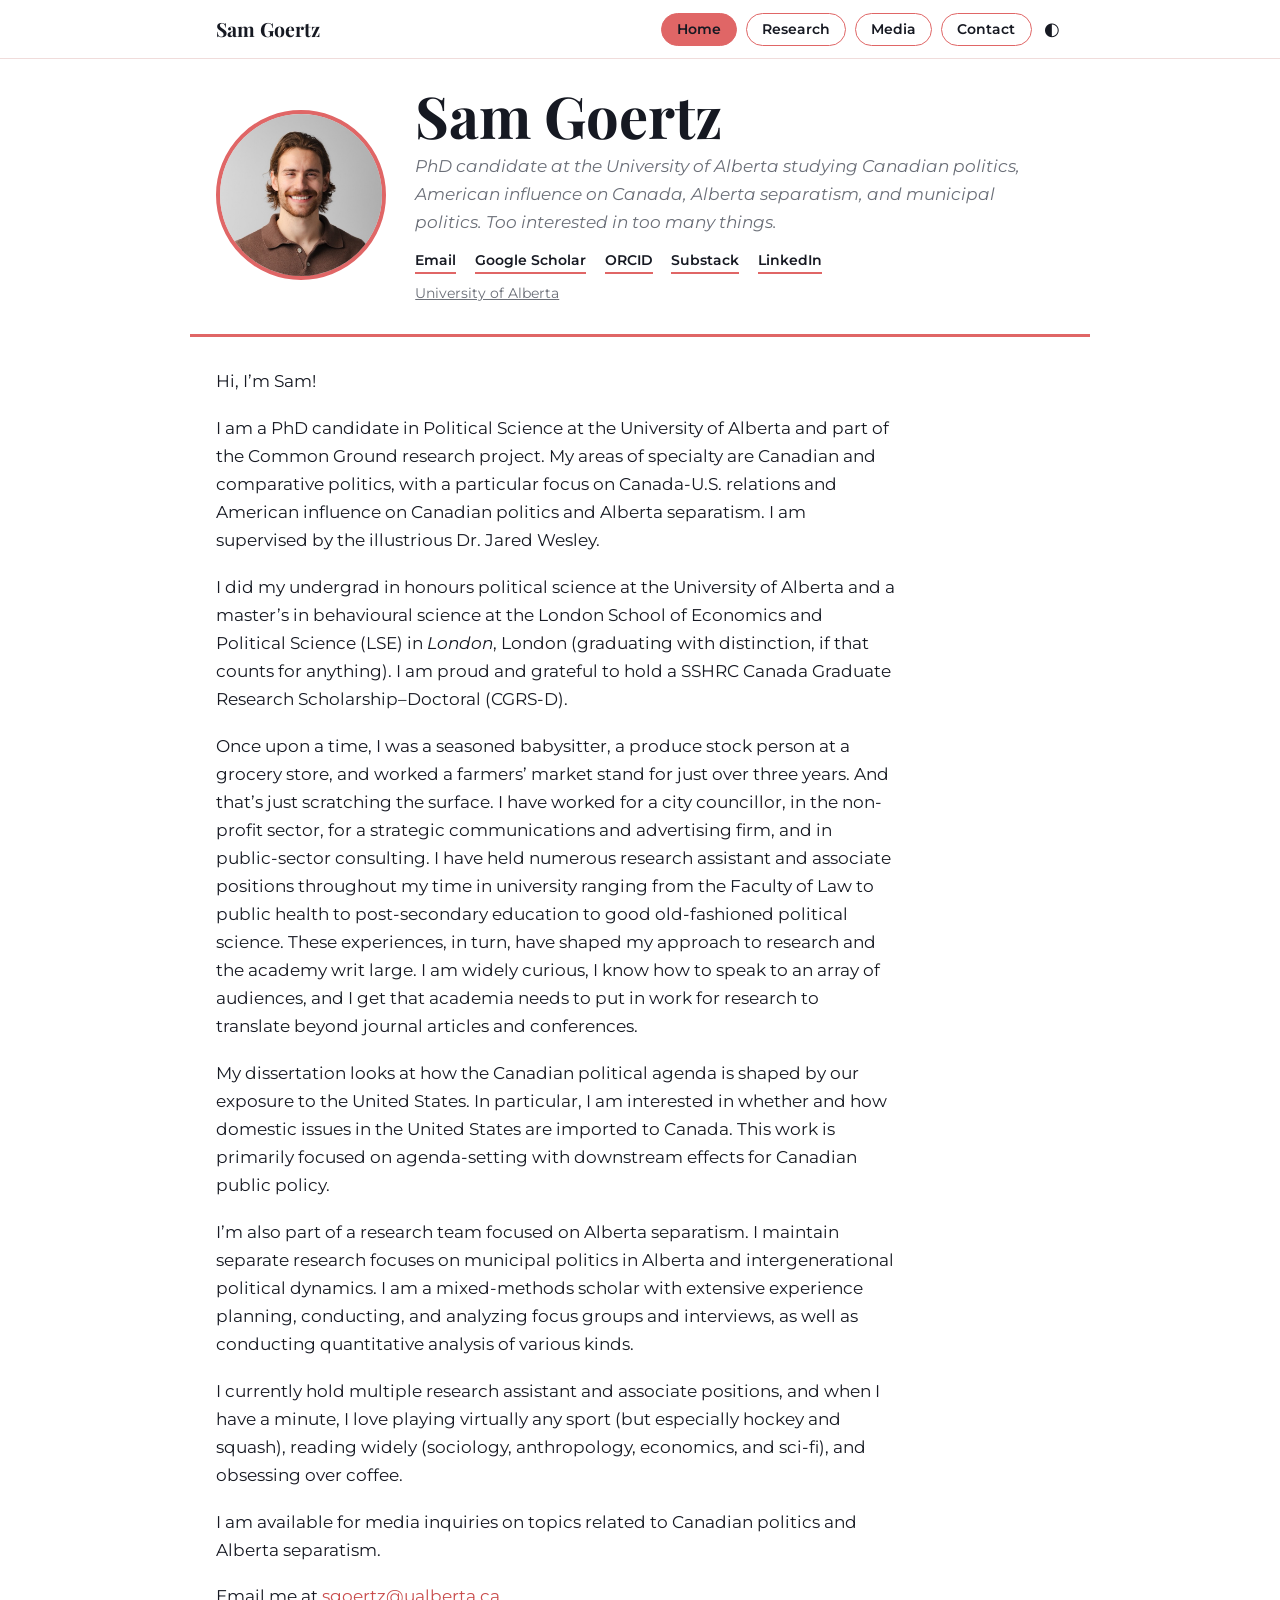
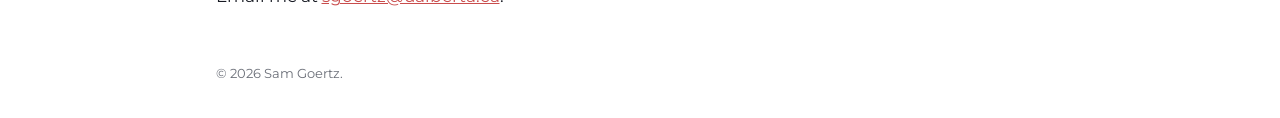
<file: index.html>
<!doctype html>
<html lang="en-CA">
<head>
  <meta charset="utf-8">
  <meta name="viewport" content="width=device-width, initial-scale=1">
  <title>Sam Goertz</title>
  <meta name="description" content="Sam Goertz is a political science researcher with expertise on Canadian politics, Canada-U.S. relations, Alberta politics and separatism.">
  <link rel="preconnect" href="https://fonts.googleapis.com">
  <link rel="preconnect" href="https://fonts.gstatic.com" crossorigin>
  <link href="https://fonts.googleapis.com/css2?family=Montserrat:wght@400;600&family=Playfair+Display:wght@600;700&display=swap" rel="stylesheet">
  <link rel="stylesheet" href="style.css">
</head>
<body>
  <nav class="nav">
    <a class="brand" href="index.html">Sam Goertz</a>
    <a class="pill" href="index.html" aria-current="page">Home</a>
    <a class="pill" href="research.html">Research</a>
    <a class="pill" href="media.html">Media</a>
    <a class="pill" href="contact.html">Contact</a>
    <button id="theme-toggle" aria-label="Toggle light or dark theme">◐</button>
  </nav>

  <header class="hero">
    <div class="avatar"><img src="sam.jpg" alt="Portrait of Sam Goertz" width="170" height="170"></div>
    <div>
      <h1>Sam Goertz</h1>
      <p class="tagline">PhD candidate at the University of Alberta studying Canadian politics, American influence on Canada, Alberta separatism, and municipal politics. Too interested in too many things.</p>
      <div class="links">
        <a href="mailto:sgoertz@ualberta.ca">Email</a>
        <a target="_blank" rel="noopener noreferrer" href="https://scholar.google.com/citations?user=INHZTZEAAAAJ&amp;hl=en">Google Scholar</a>
        <a target="_blank" rel="noopener noreferrer" href="https://orcid.org/0009-0003-4275-5137">ORCID</a>
        <a target="_blank" rel="noopener noreferrer" href="https://substack.com/@samgoertz">Substack</a>
        <a target="_blank" rel="noopener noreferrer" href="https://www.linkedin.com/in/samgoertz">LinkedIn</a>
      </div>
      <p class="affil"><a target="_blank" rel="noopener noreferrer" href="https://apps.ualberta.ca/directory/person/sgoertz">University of Alberta</a></p>
    </div>
  </header>

  <main class="content">
    <p>Hi, I’m Sam!</p>

    <p>I am a PhD candidate in Political Science at the University of Alberta and part of the Common Ground research project. My areas of specialty are Canadian and comparative politics, with a particular focus on Canada-U.S. relations and American influence on Canadian politics and Alberta separatism. I am supervised by the illustrious Dr. Jared Wesley.</p>

    <p>I did my undergrad in honours political science at the University of Alberta and a master’s in behavioural science at the London School of Economics and Political Science (LSE) in <em>London</em>, London (graduating with distinction, if that counts for anything). I am proud and grateful to hold a SSHRC Canada Graduate Research Scholarship–Doctoral (CGRS-D).</p>

    <p>Once upon a time, I was a seasoned babysitter, a produce stock person at a grocery store, and worked a farmers’ market stand for just over three years. And that’s just scratching the surface. I have worked for a city councillor, in the non-profit sector, for a strategic communications and advertising firm, and in public-sector consulting. I have held numerous research assistant and associate positions throughout my time in university ranging from the Faculty of Law to public health to post-secondary education to good old-fashioned political science. These experiences, in turn, have shaped my approach to research and the academy writ large. I am widely curious, I know how to speak to an array of audiences, and I get that academia needs to put in work for research to translate beyond journal articles and conferences.</p>

    <p>My dissertation looks at how the Canadian political agenda is shaped by our exposure to the United States. In particular, I am interested in whether and how domestic issues in the United States are imported to Canada. This work is primarily focused on agenda-setting with downstream effects for Canadian public policy.</p>

    <p>I’m also part of a research team focused on Alberta separatism. I maintain separate research focuses on municipal politics in Alberta and intergenerational political dynamics. I am a mixed-methods scholar with extensive experience planning, conducting, and analyzing focus groups and interviews, as well as conducting quantitative analysis of various kinds.</p>

    <p>I currently hold multiple research assistant and associate positions, and when I have a minute, I love playing virtually any sport (but especially hockey and squash), reading widely (sociology, anthropology, economics, and sci-fi), and obsessing over coffee.</p>

    <p>I am available for media inquiries on topics related to Canadian politics and Alberta separatism.</p>

    <p>Email me at <a href="mailto:sgoertz@ualberta.ca">sgoertz@ualberta.ca</a>.</p>
  </main>

  <footer class="footer">© 2026 Sam Goertz.</footer>
  <script src="site.js"></script>
</body>
</html>
</file>
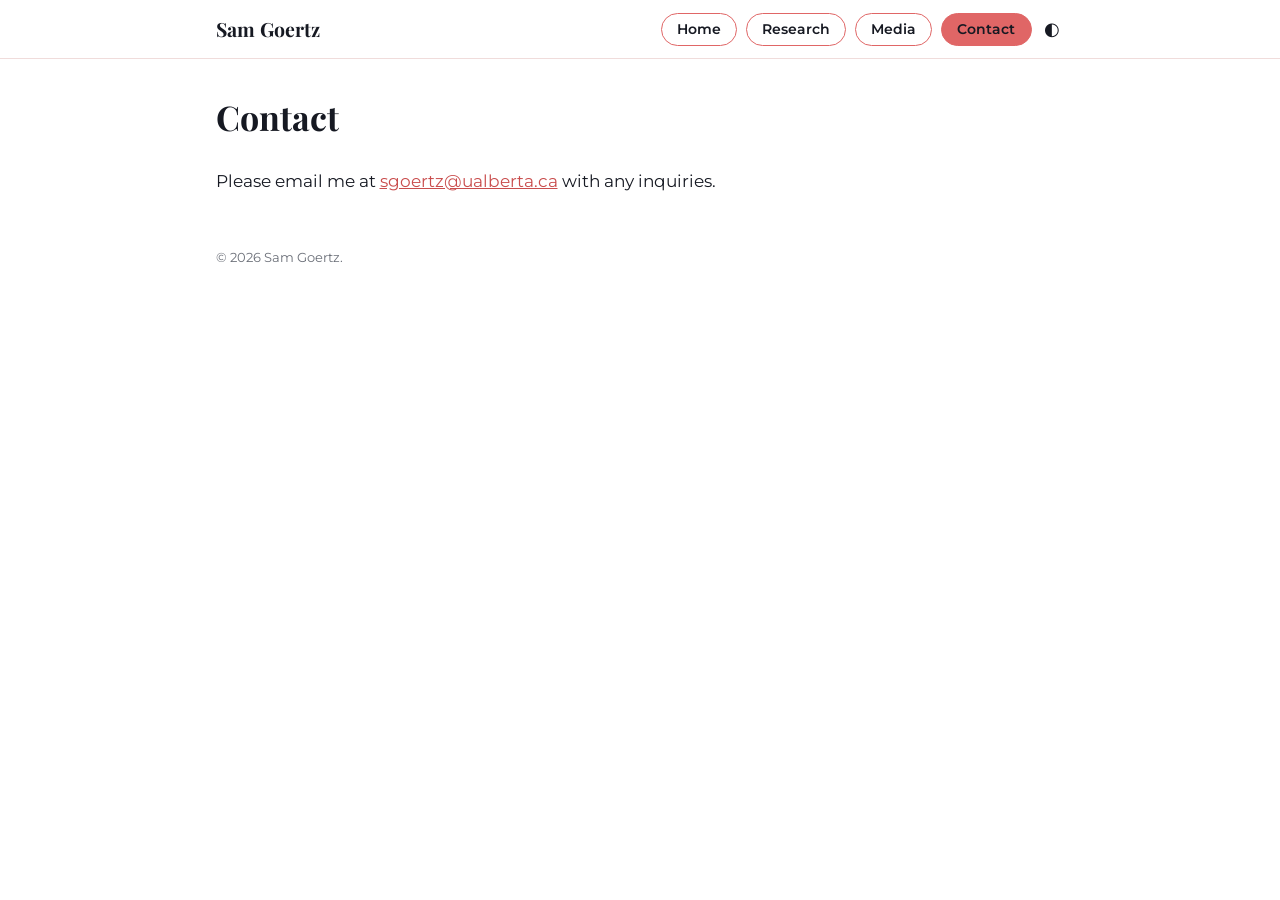
<file: contact.html>
<!doctype html>
<html lang="en-CA">
<head>
  <meta charset="utf-8">
  <meta name="viewport" content="width=device-width, initial-scale=1">
  <title>Contact | Sam Goertz</title>
  <link rel="preconnect" href="https://fonts.googleapis.com">
  <link rel="preconnect" href="https://fonts.gstatic.com" crossorigin>
  <link href="https://fonts.googleapis.com/css2?family=Montserrat:wght@400;600&family=Playfair+Display:wght@600;700&display=swap" rel="stylesheet">
  <link rel="stylesheet" href="style.css">
</head>
<body>
  <nav class="nav">
    <a class="brand" href="index.html">Sam Goertz</a>
    <a class="pill" href="index.html">Home</a>
    <a class="pill" href="research.html">Research</a>
    <a class="pill" href="media.html">Media</a>
    <a class="pill" href="contact.html" aria-current="page">Contact</a>
    <button id="theme-toggle" aria-label="Toggle light or dark theme">◐</button>
  </nav>

  <main class="content">
    <h1>Contact</h1>
    <p>Please email me at <a href="mailto:sgoertz@ualberta.ca">sgoertz@ualberta.ca</a> with any inquiries.</p>
  </main>

  <footer class="footer">© 2026 Sam Goertz.</footer>
  <script src="site.js"></script>
</body>
</html>
</file>
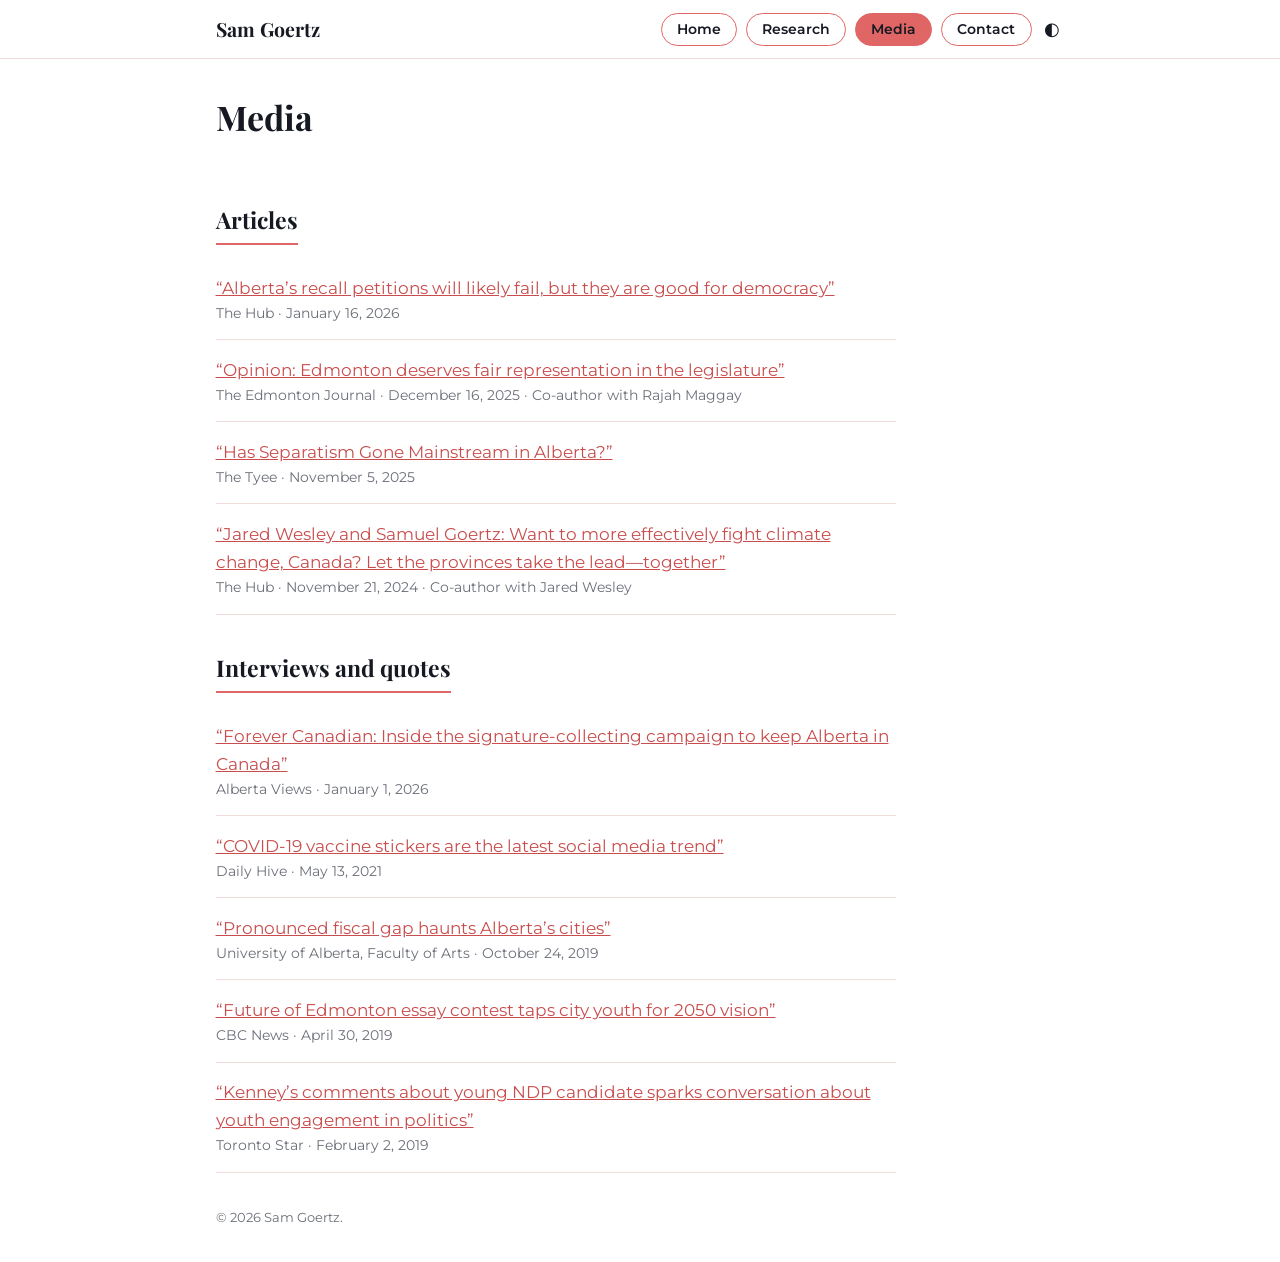
<file: media.html>
<!doctype html>
<html lang="en-CA">
<head>
  <meta charset="utf-8">
  <meta name="viewport" content="width=device-width, initial-scale=1">
  <title>Media | Sam Goertz</title>
  <link rel="preconnect" href="https://fonts.googleapis.com">
  <link rel="preconnect" href="https://fonts.gstatic.com" crossorigin>
  <link href="https://fonts.googleapis.com/css2?family=Montserrat:wght@400;600&family=Playfair+Display:wght@600;700&display=swap" rel="stylesheet">
  <link rel="stylesheet" href="style.css">
</head>
<body>
  <nav class="nav">
    <a class="brand" href="index.html">Sam Goertz</a>
    <a class="pill" href="index.html">Home</a>
    <a class="pill" href="research.html">Research</a>
    <a class="pill" href="media.html" aria-current="page">Media</a>
    <a class="pill" href="contact.html">Contact</a>
    <button id="theme-toggle" aria-label="Toggle light or dark theme">◐</button>
  </nav>

  <main class="content">
    <h1>Media</h1>

    <h2>Articles</h2>
    <ul class="entries">
      <li>
        <a target="_blank" rel="noopener noreferrer" href="https://thehub.ca/2026/01/16/albertas-recall-petitions-will-likely-fail-but-they-are-good-for-democracy/">“Alberta’s recall petitions will likely fail, but they are good for democracy”</a>
        <span class="meta">The Hub · January 16, 2026</span>
      </li>
      <li>
        <a target="_blank" rel="noopener noreferrer" href="https://edmontonjournal.com/opinion/columnists/opinion-edmonton-deserves-fair-representation-in-the-legislature">“Opinion: Edmonton deserves fair representation in the legislature”</a>
        <span class="meta">The Edmonton Journal · December 16, 2025 · Co-author with Rajah Maggay</span>
      </li>
      <li>
        <a target="_blank" rel="noopener noreferrer" href="https://thetyee.ca/Analysis/2025/11/05/Has-Alberta-Separatism-Gone-Mainstream-Common-Ground/">“Has Separatism Gone Mainstream in Alberta?”</a>
        <span class="meta">The Tyee · November 5, 2025</span>
      </li>
      <li>
        <a target="_blank" rel="noopener noreferrer" href="https://thehub.ca/2024/11/21/jared-wesley-and-samuel-goertz-want-to-more-effectively-fight-climate-change-canada-let-the-provinces-take-the-lead-together/">“Jared Wesley and Samuel Goertz: Want to more effectively fight climate change, Canada? Let the provinces take the lead—together”</a>
        <span class="meta">The Hub · November 21, 2024 · Co-author with Jared Wesley</span>
      </li>
    </ul>

    <h2>Interviews and quotes</h2>
    <ul class="entries">
      <li>
        <a target="_blank" rel="noopener noreferrer" href="https://albertaviews.ca/forever-canadian/">“Forever Canadian: Inside the signature-collecting campaign to keep Alberta in Canada”</a>
        <span class="meta">Alberta Views · January 1, 2026</span>
      </li>
      <li>
        <a target="_blank" rel="noopener noreferrer" href="https://dailyhive.com/vancouver/covid-19-vaccine-stickers-social-media">“COVID-19 vaccine stickers are the latest social media trend”</a>
        <span class="meta">Daily Hive · May 13, 2021</span>
      </li>
      <li>
        <a target="_blank" rel="noopener noreferrer" href="https://www.ualberta.ca/en/arts/faculty-news/2019/october/pronounced-fiscal-gap-haunts-albertas-cities.html">“Pronounced fiscal gap haunts Alberta’s cities”</a>
        <span class="meta">University of Alberta, Faculty of Arts · October 24, 2019</span>
      </li>
      <li>
        <a target="_blank" rel="noopener noreferrer" href="https://www.cbc.ca/news/canada/edmonton/future-of-edmonton-contest-taps-city-youth-for-vision-1.5117413">“Future of Edmonton essay contest taps city youth for 2050 vision”</a>
        <span class="meta">CBC News · April 30, 2019</span>
      </li>
      <li>
        <a target="_blank" rel="noopener noreferrer" href="https://www.thestar.com/calgary/kenney-s-comments-about-young-ndp-candidate-sparks-conversation-about-youth-engagement-in-politics/article_e7819406-3bc2-5aa5-ae8f-048c08c9423c.html">“Kenney’s comments about young NDP candidate sparks conversation about youth engagement in politics”</a>
        <span class="meta">Toronto Star · February 2, 2019</span>
      </li>
    </ul>
  </main>

  <footer class="footer">© 2026 Sam Goertz.</footer>
  <script src="site.js"></script>
</body>
</html>
</file>
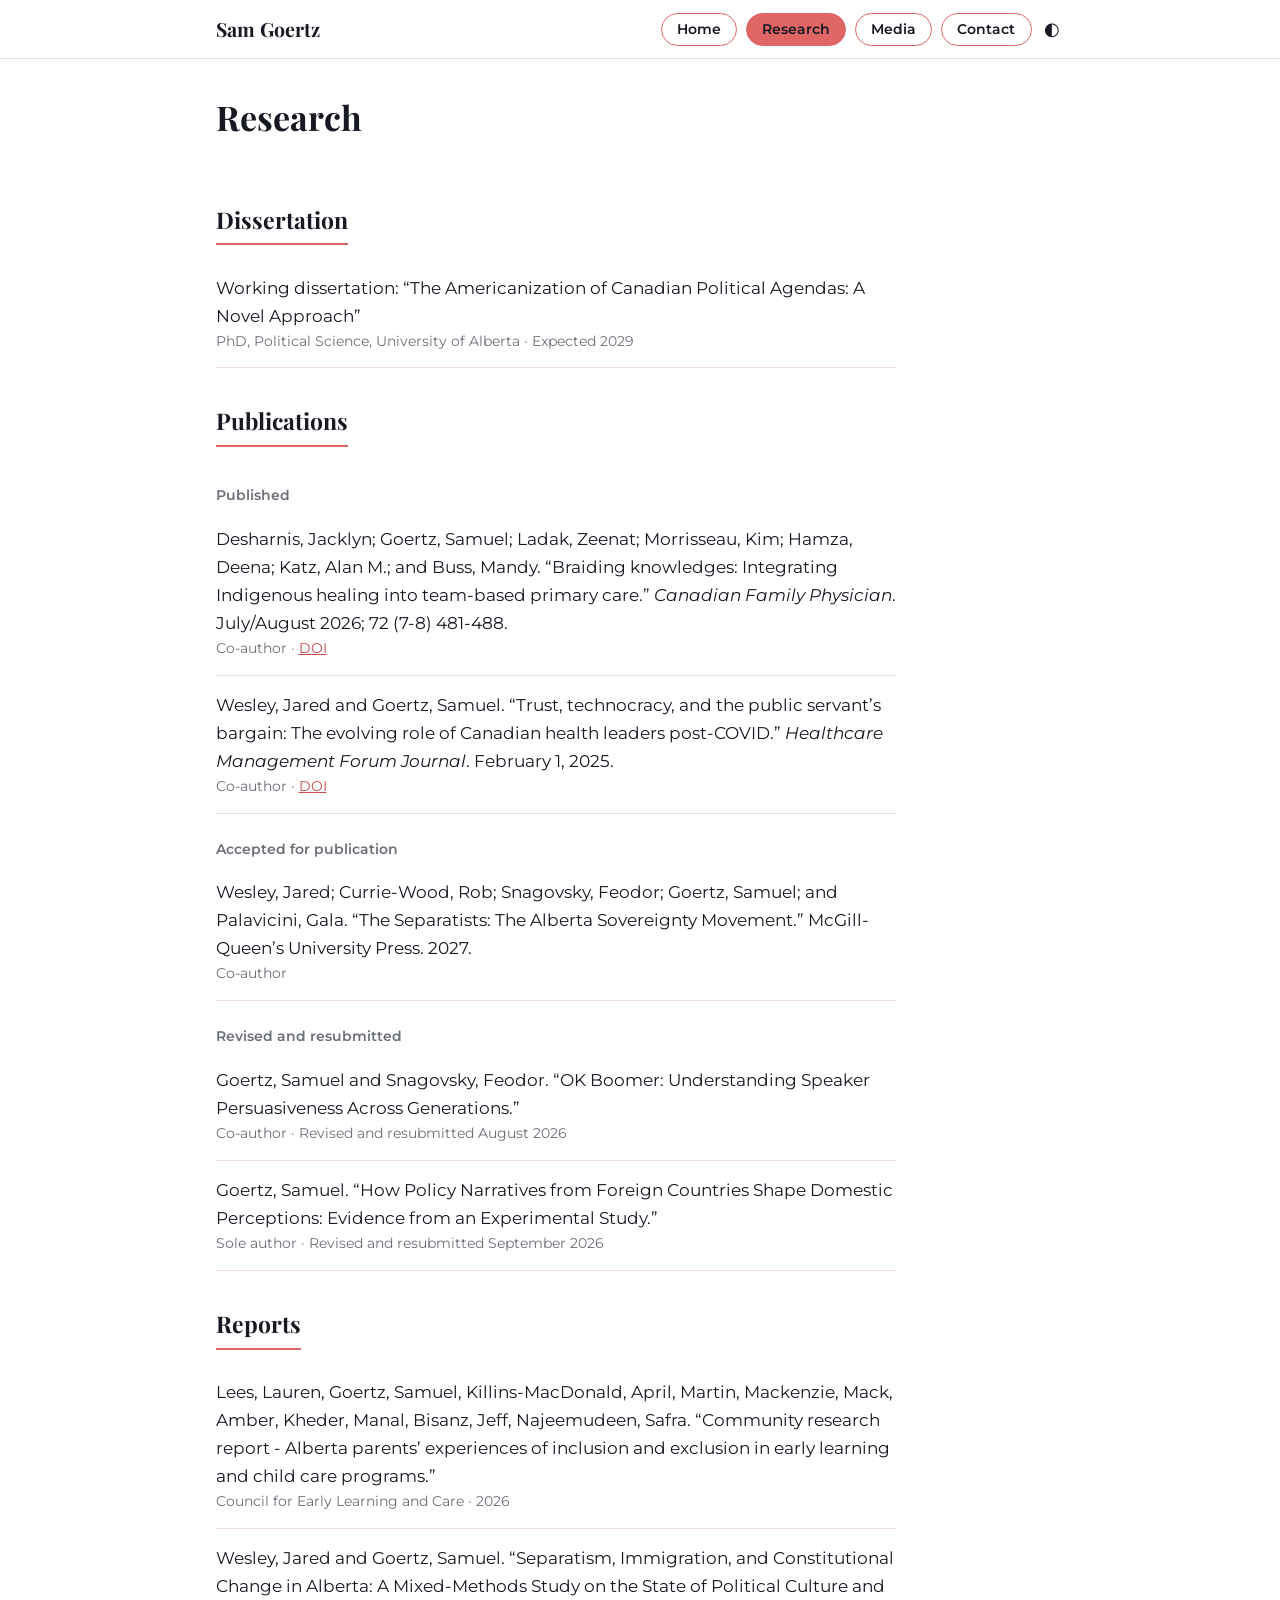
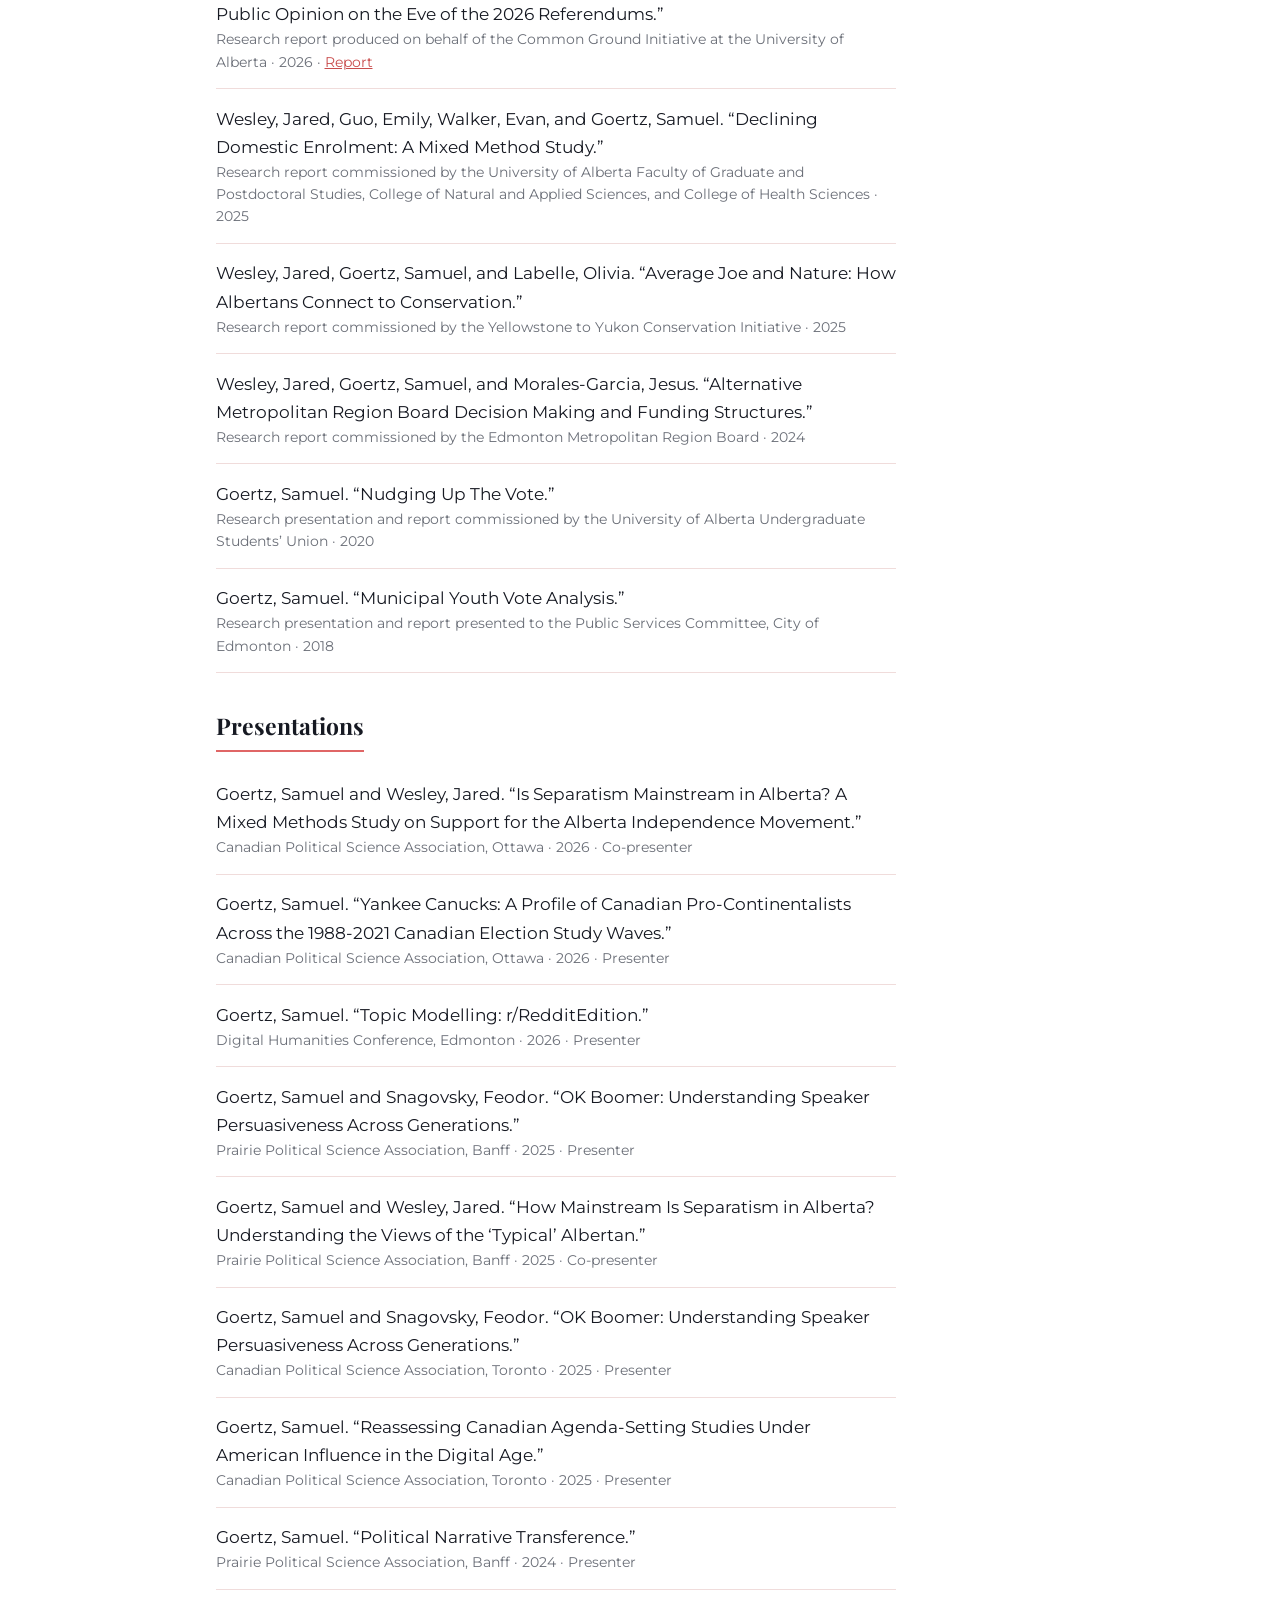
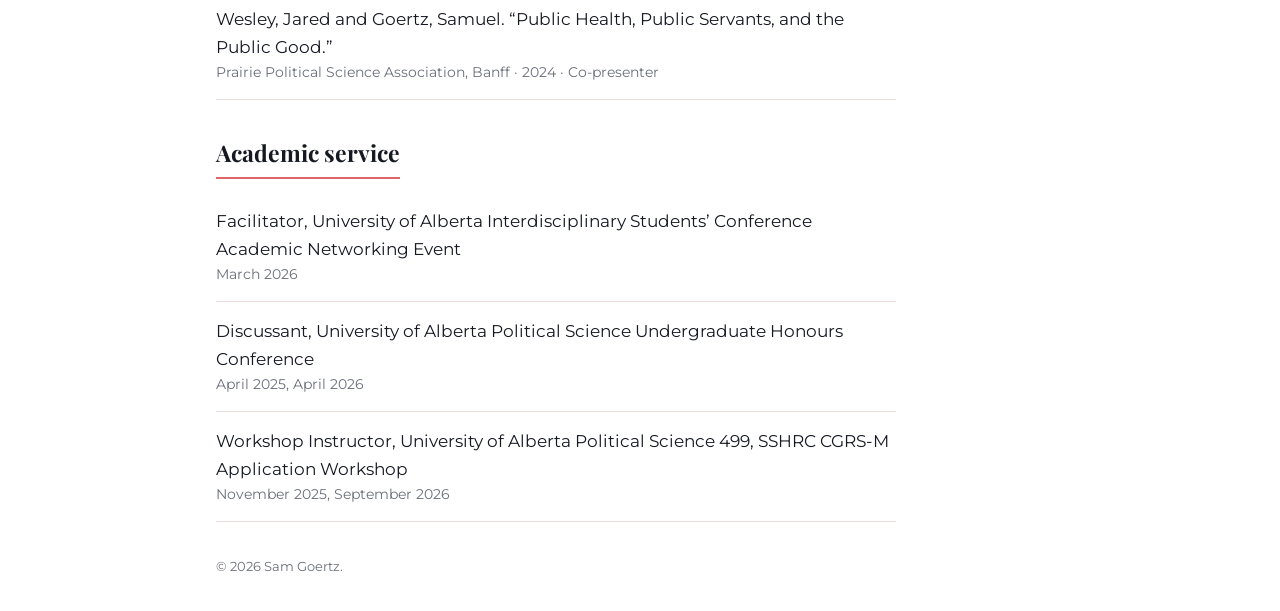
<file: research.html>
<!doctype html>
<html lang="en-CA">
<head>
  <meta charset="utf-8">
  <meta name="viewport" content="width=device-width, initial-scale=1">
  <title>Research | Sam Goertz</title>
  <link rel="preconnect" href="https://fonts.googleapis.com">
  <link rel="preconnect" href="https://fonts.gstatic.com" crossorigin>
  <link href="https://fonts.googleapis.com/css2?family=Montserrat:wght@400;600&family=Playfair+Display:wght@600;700&display=swap" rel="stylesheet">
  <link rel="stylesheet" href="style.css">
</head>
<body>
  <nav class="nav">
    <a class="brand" href="index.html">Sam Goertz</a>
    <a class="pill" href="index.html">Home</a>
    <a class="pill" href="research.html" aria-current="page">Research</a>
    <a class="pill" href="media.html">Media</a>
    <a class="pill" href="contact.html">Contact</a>
    <button id="theme-toggle" aria-label="Toggle light or dark theme">◐</button>
  </nav>

  <main class="content">
    <h1>Research</h1>

    <h2>Dissertation</h2>
    <ul class="entries">
      <li>
        <span>Working dissertation: “The Americanization of Canadian Political Agendas: A Novel Approach”</span>
        <span class="meta">PhD, Political Science, University of Alberta · Expected 2029</span>
      </li>
    </ul>

    <h2>Publications</h2>

    <h3>Published</h3>
    <ul class="entries">
      <li>
        <span>Desharnis, Jacklyn; Goertz, Samuel; Ladak, Zeenat; Morrisseau, Kim; Hamza, Deena; Katz, Alan M.; and Buss, Mandy. “Braiding knowledges: Integrating Indigenous healing into team-based primary care.” <em>Canadian Family Physician</em>. July/August 2026; 72 (7-8) 481-488.</span>
        <span class="meta">Co-author · <a target="_blank" rel="noopener noreferrer" href="https://doi.org/10.46747/cfp.720708481">DOI</a></span>
      </li>
      <li>
        <span>Wesley, Jared and Goertz, Samuel. “Trust, technocracy, and the public servant’s bargain: The evolving role of Canadian health leaders post-COVID.” <em>Healthcare Management Forum Journal</em>. February 1, 2025.</span>
        <span class="meta">Co-author · <a target="_blank" rel="noopener noreferrer" href="https://doi.org/10.1177/08404704251320301">DOI</a></span>
      </li>
    </ul>

    <h3>Accepted for publication</h3>
    <ul class="entries">
      <li>
        <span>Wesley, Jared; Currie-Wood, Rob; Snagovsky, Feodor; Goertz, Samuel; and Palavicini, Gala. “The Separatists: The Alberta Sovereignty Movement.” McGill-Queen’s University Press. 2027.</span>
        <span class="meta">Co-author</span>
      </li>
    </ul>

    <h3>Revised and resubmitted</h3>
    <ul class="entries">
      <li>
        <span>Goertz, Samuel and Snagovsky, Feodor. “OK Boomer: Understanding Speaker Persuasiveness Across Generations.”</span>
        <span class="meta">Co-author · Revised and resubmitted August 2026</span>
      </li>
      <li>
        <span>Goertz, Samuel. “How Policy Narratives from Foreign Countries Shape Domestic Perceptions: Evidence from an Experimental Study.”</span>
        <span class="meta">Sole author · Revised and resubmitted September 2026</span>
      </li>
    </ul>

    <h2>Reports</h2>
    <ul class="entries">
      <li>
        <span>Lees, Lauren, Goertz, Samuel, Killins-MacDonald, April, Martin, Mackenzie, Mack, Amber, Kheder, Manal, Bisanz, Jeff, Najeemudeen, Safra. “Community research report - Alberta parents’ experiences of inclusion and exclusion in early learning and child care programs.”</span>
        <span class="meta">Council for Early Learning and Care · 2026</span>
      </li>
      <li>
        <span>Wesley, Jared and Goertz, Samuel. “Separatism, Immigration, and Constitutional Change in Alberta: A Mixed-Methods Study on the State of Political Culture and Public Opinion on the Eve of the 2026 Referendums.”</span>
        <span class="meta">Research report produced on behalf of the Common Ground Initiative at the University of Alberta · 2026 · <a target="_blank" rel="noopener noreferrer" href="https://drive.google.com/file/d/1UqTLUBB-NtzUBu-7g8bzXWC_Kky7f5RH/view">Report</a></span>
      </li>
      <li>
        <span>Wesley, Jared, Guo, Emily, Walker, Evan, and Goertz, Samuel. “Declining Domestic Enrolment: A Mixed Method Study.”</span>
        <span class="meta">Research report commissioned by the University of Alberta Faculty of Graduate and Postdoctoral Studies, College of Natural and Applied Sciences, and College of Health Sciences · 2025</span>
      </li>
      <li>
        <span>Wesley, Jared, Goertz, Samuel, and Labelle, Olivia. “Average Joe and Nature: How Albertans Connect to Conservation.”</span>
        <span class="meta">Research report commissioned by the Yellowstone to Yukon Conservation Initiative · 2025</span>
      </li>
      <li>
        <span>Wesley, Jared, Goertz, Samuel, and Morales-Garcia, Jesus. “Alternative Metropolitan Region Board Decision Making and Funding Structures.”</span>
        <span class="meta">Research report commissioned by the Edmonton Metropolitan Region Board · 2024</span>
      </li>
      <li>
        <span>Goertz, Samuel. “Nudging Up The Vote.”</span>
        <span class="meta">Research presentation and report commissioned by the University of Alberta Undergraduate Students’ Union · 2020</span>
      </li>
      <li>
        <span>Goertz, Samuel. “Municipal Youth Vote Analysis.”</span>
        <span class="meta">Research presentation and report presented to the Public Services Committee, City of Edmonton · 2018</span>
      </li>
    </ul>

    <h2 id="talks">Presentations</h2>
    <ul class="entries">
      <li>
        <span>Goertz, Samuel and Wesley, Jared. “Is Separatism Mainstream in Alberta? A Mixed Methods Study on Support for the Alberta Independence Movement.”</span>
        <span class="meta">Canadian Political Science Association, Ottawa · 2026 · Co-presenter</span>
      </li>
      <li>
        <span>Goertz, Samuel. “Yankee Canucks: A Profile of Canadian Pro-Continentalists Across the 1988-2021 Canadian Election Study Waves.”</span>
        <span class="meta">Canadian Political Science Association, Ottawa · 2026 · Presenter</span>
      </li>
      <li>
        <span>Goertz, Samuel. “Topic Modelling: r/RedditEdition.”</span>
        <span class="meta">Digital Humanities Conference, Edmonton · 2026 · Presenter</span>
      </li>
      <li>
        <span>Goertz, Samuel and Snagovsky, Feodor. “OK Boomer: Understanding Speaker Persuasiveness Across Generations.”</span>
        <span class="meta">Prairie Political Science Association, Banff · 2025 · Presenter</span>
      </li>
      <li>
        <span>Goertz, Samuel and Wesley, Jared. “How Mainstream Is Separatism in Alberta? Understanding the Views of the ‘Typical’ Albertan.”</span>
        <span class="meta">Prairie Political Science Association, Banff · 2025 · Co-presenter</span>
      </li>
      <li>
        <span>Goertz, Samuel and Snagovsky, Feodor. “OK Boomer: Understanding Speaker Persuasiveness Across Generations.”</span>
        <span class="meta">Canadian Political Science Association, Toronto · 2025 · Presenter</span>
      </li>
      <li>
        <span>Goertz, Samuel. “Reassessing Canadian Agenda-Setting Studies Under American Influence in the Digital Age.”</span>
        <span class="meta">Canadian Political Science Association, Toronto · 2025 · Presenter</span>
      </li>
      <li>
        <span>Goertz, Samuel. “Political Narrative Transference.”</span>
        <span class="meta">Prairie Political Science Association, Banff · 2024 · Presenter</span>
      </li>
      <li>
        <span>Wesley, Jared and Goertz, Samuel. “Public Health, Public Servants, and the Public Good.”</span>
        <span class="meta">Prairie Political Science Association, Banff · 2024 · Co-presenter</span>
      </li>
    </ul>

    <h2>Academic service</h2>
    <ul class="entries">
      <li>
        <span>Facilitator, University of Alberta Interdisciplinary Students’ Conference Academic Networking Event</span>
        <span class="meta">March 2026</span>
      </li>
      <li>
        <span>Discussant, University of Alberta Political Science Undergraduate Honours Conference</span>
        <span class="meta">April 2025, April 2026</span>
      </li>
      <li>
        <span>Workshop Instructor, University of Alberta Political Science 499, SSHRC CGRS-M Application Workshop</span>
        <span class="meta">November 2025, September 2026</span>
      </li>
    </ul>
  </main>

  <footer class="footer">© 2026 Sam Goertz.</footer>
  <script src="site.js"></script>
</body>
</html>
</file>
<file: style.css>
/* Design tokens: coral theme from "Personal Identity Presentation Template.pptx"
   (coral, near-black, white; Montserrat + Playfair Display).
   Change them here and the whole site follows. */
:root {
  --bg: #ffffff;
  --text: #161922;      /* near-black */
  --muted: #6b6f78;
  --border: #f0dcdb;    /* soft coral tint */
  --accent: #e06666;    /* template coral: fills, rules, rings */
  --link: #c94d4d;      /* slightly deeper coral so small link text stays readable */
  --link-hover: #ff6b65;
  --strong: #161922;
  --on-accent: #161922; /* text on coral fills (white on coral is too low-contrast) */
  --font: "Montserrat", -apple-system, "Segoe UI", Roboto, Arial, sans-serif;
  --font-head: "Playfair Display", Georgia, "Times New Roman", serif;
}
:root[data-theme="dark"] {
  --bg: #161922;
  --text: #f3f1f1;
  --muted: #a3a7b0;
  --border: #3a2a30;
  --accent: #ff6b65;
  --link: #ff6b65;
  --link-hover: #ff9a95;
  --strong: #ffffff;
}

* { box-sizing: border-box; }
html { font-size: 17px; }
body {
  margin: 0;
  background: var(--bg);
  color: var(--text);
  font-family: var(--font);
  line-height: 1.65;
}
a { color: var(--link); }
a:hover { color: var(--link-hover); }

/* Top bar: name on the left, pill menu on the right */
.nav {
  /* Sticky: stays at the top of the window while the page scrolls.
     Full-width bar with a solid background so text never shows through it;
     the side padding keeps the menu lined up with the 900px content column. */
  position: sticky;
  top: 0;
  z-index: 10;
  background: var(--bg);
  border-bottom: 1px solid var(--border);
  padding: 0.75rem max(1.5rem, calc((100% - 900px) / 2 + 1.5rem));
  display: flex;
  align-items: center;
  flex-wrap: wrap;
  gap: 0.5rem;
}
.nav .brand {
  font-family: var(--font-head);
  font-weight: 700;
  font-size: 1.15rem;
  color: var(--strong);
  text-decoration: none;
  margin-right: auto;
}
.nav a.pill {
  padding: 0.25rem 0.9rem;
  border-radius: 99px;
  font-size: 0.8rem;
  font-weight: 600;
  color: var(--text);
  text-decoration: none;
  border: 1.5px solid var(--accent);
}
.nav a.pill:hover { background: var(--border); color: var(--text); }
.nav a.pill[aria-current="page"] { background: var(--accent); color: var(--on-accent); }
#theme-toggle {
  background: none; border: 0; cursor: pointer;
  color: var(--text); font-size: 1.05rem; padding: 0 0.25rem;
}

/* Home page header: big name beside the photo */
.hero {
  max-width: 900px;
  margin: 1.5rem auto 0;
  padding: 0 1.5rem 1.75rem;
  display: flex;
  align-items: center;
  gap: 1.75rem;
  border-bottom: 3px solid var(--accent);
}
.avatar {
  width: 170px; height: 170px; flex: none;
  border-radius: 50%;
  border: 4px solid var(--accent);
  background: var(--border);
  display: grid; place-items: center;
  color: var(--muted); font-size: 0.7rem; text-align: center;
}
.avatar { overflow: hidden; }
.avatar img { width: 100%; height: 100%; object-fit: cover; object-position: center 25%; display: block; }
.affil a { color: inherit; }
.hero h1 {
  font-family: var(--font-head);
  font-size: clamp(2.2rem, 7vw, 3.4rem);
  line-height: 1.05;
  margin: 0 0 0.4rem;
  color: var(--strong);
}
.hero .tagline { margin: 0 0 0.75rem; color: var(--muted); font-style: italic; }
.links { display: flex; flex-wrap: wrap; gap: 0.4rem 1.1rem; font-size: 0.8rem; font-weight: 600; }
.links a { color: var(--text); text-decoration: none; border-bottom: 2px solid var(--accent); }
.links a:hover { color: var(--link-hover); }
.affil { font-size: 0.8rem; color: var(--muted); margin: 0.5rem 0 0; }

/* Main reading column */
.content {
  max-width: 900px;
  margin: 0 auto;
  padding: 1.75rem 1.5rem 2rem;
}
.content > * { max-width: 40rem; }
.content p { margin: 0 0 1.1rem; }
.content h1, .content h2 {
  font-family: var(--font-head);
  color: var(--strong);
}
.content h1 { font-size: 2rem; margin: 0 0 1.25rem; }
.content h2 {
  font-size: 1.35rem;
  margin: 2rem 0 0.75rem;
  padding-bottom: 0.3rem;
  border-bottom: 2px solid var(--accent);
  display: inline-block;
}
.content h3 {
  font-size: 0.85rem;
  font-weight: 600;
  color: var(--muted);
  margin: 1.4rem 0 0.1rem;
}
.entries li > span:first-child { display: block; }
.placeholder { color: var(--muted); font-style: italic; }

/* Publications / CV lists */
.entries { list-style: none; padding: 0; margin: 0; }
.entries li { padding: 0.9rem 0; border-bottom: 1px solid var(--border); }
.entries .meta { display: block; color: var(--muted); font-size: 0.8rem; }

.footer {
  max-width: 900px; margin: 0 auto; padding: 0 1.5rem 2rem;
  color: var(--muted); font-size: 0.75rem;
}

@media (max-width: 600px) {
  .hero { flex-direction: column; align-items: flex-start; }

  /* Phones: name on the first line, all menu buttons together on the second */
  .nav { padding: 0.6rem 1rem; gap: 0.35rem; }
  .nav .brand { flex: 1 0 100%; margin-right: 0; }
  .nav a.pill { padding: 0.2rem 0.65rem; font-size: 0.75rem; }
  #theme-toggle { margin-left: auto; }
}
</file>
